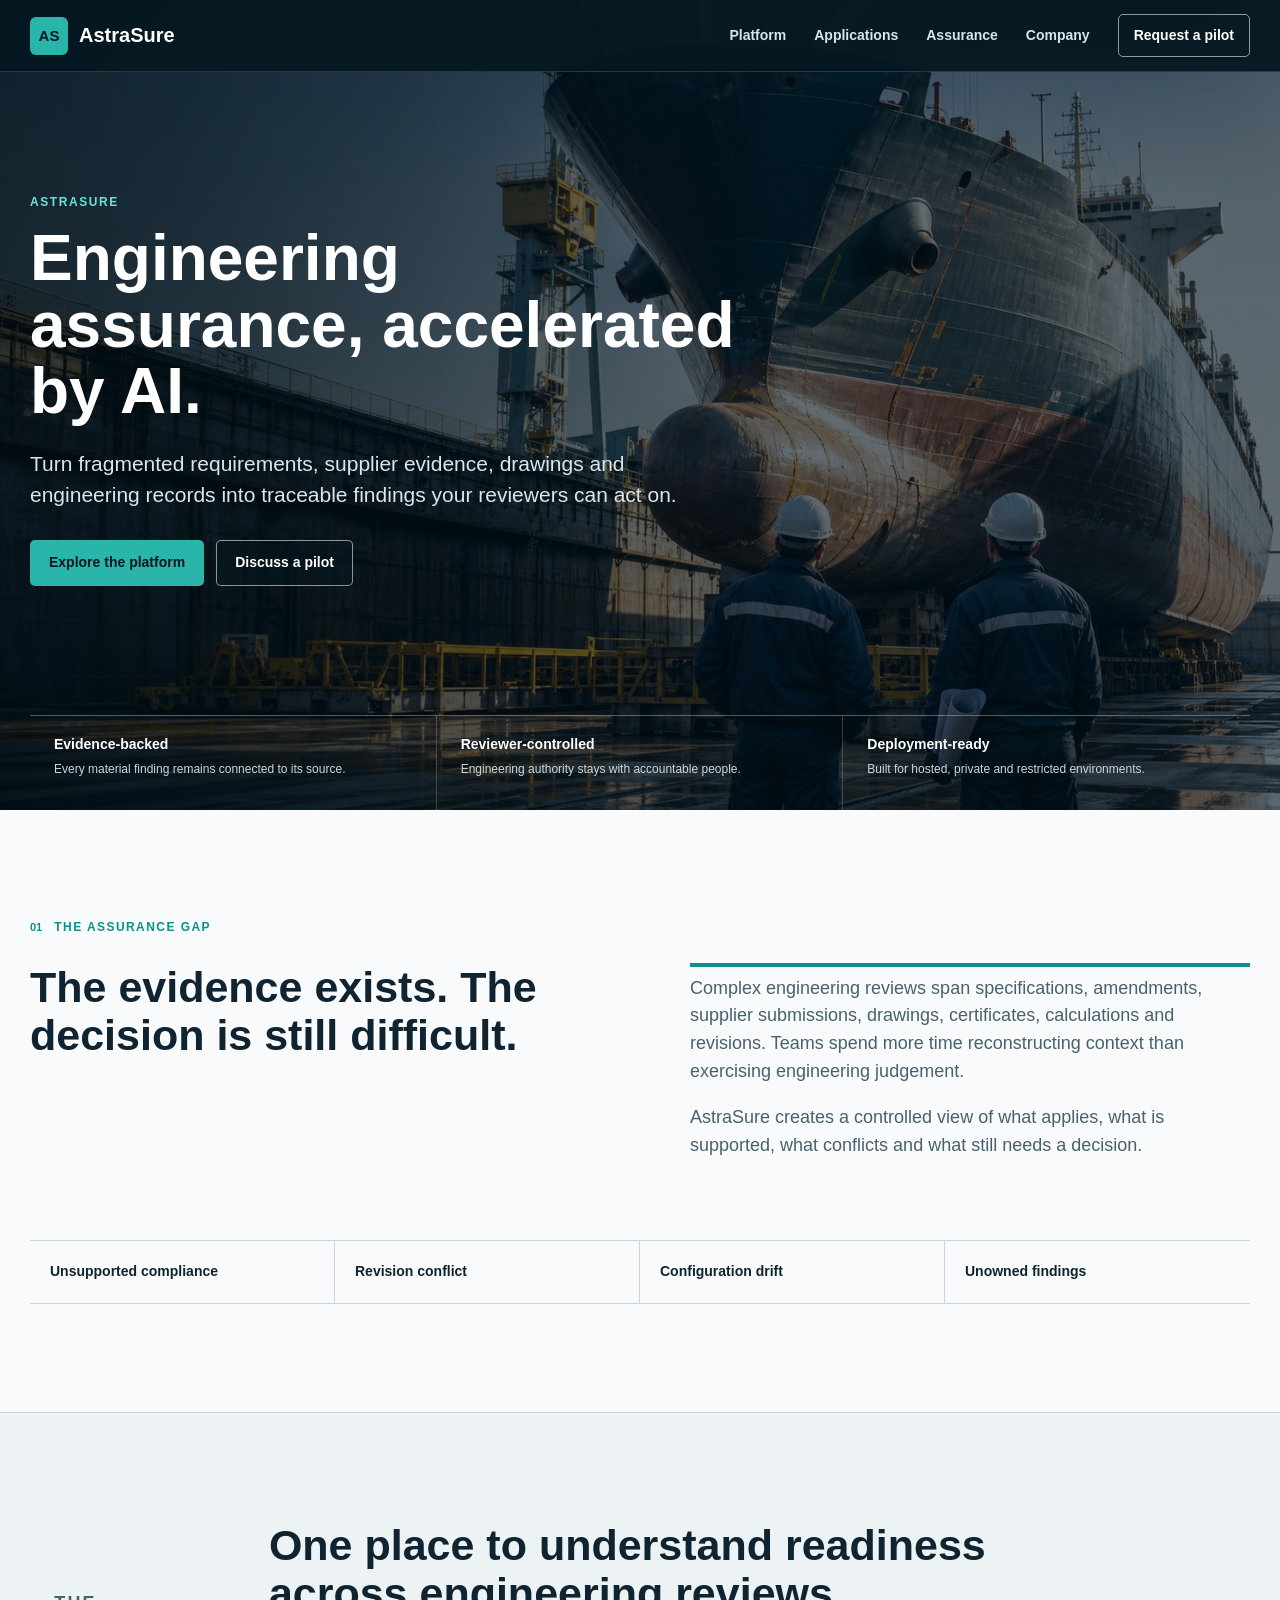
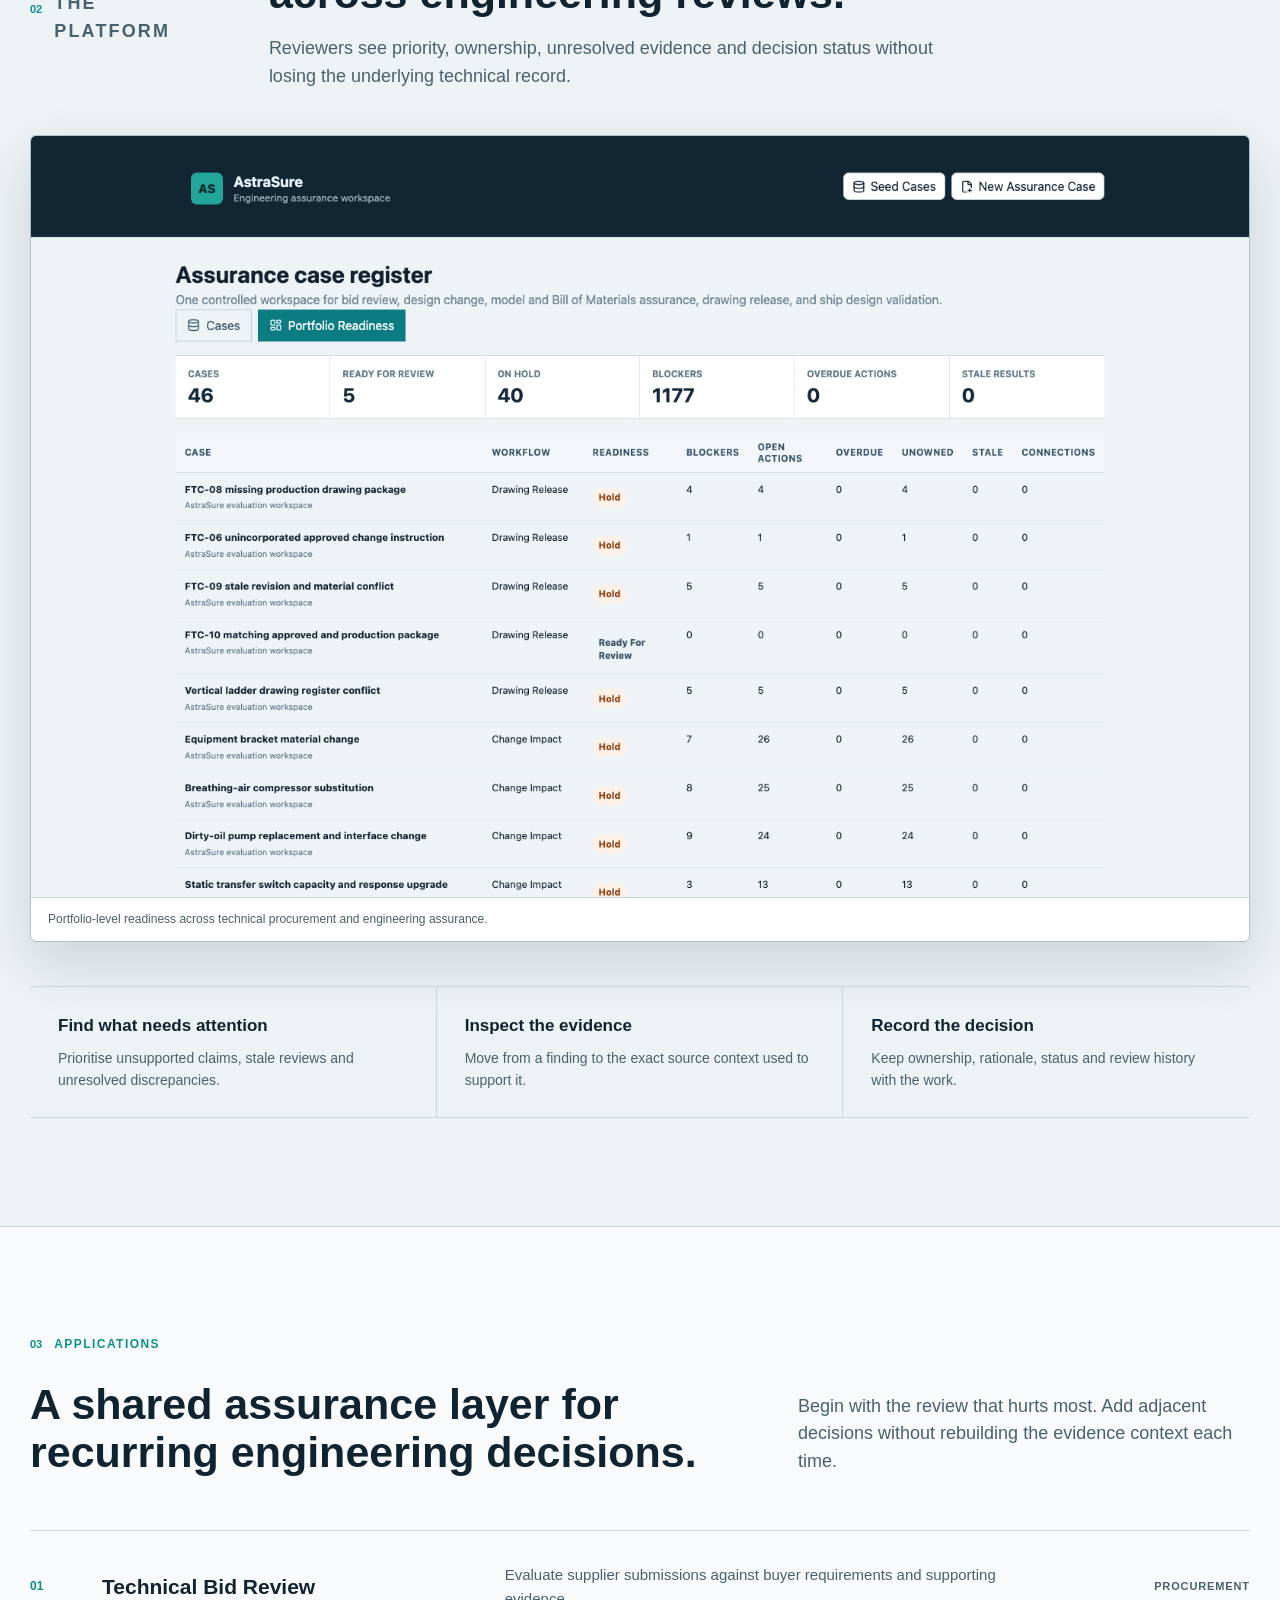
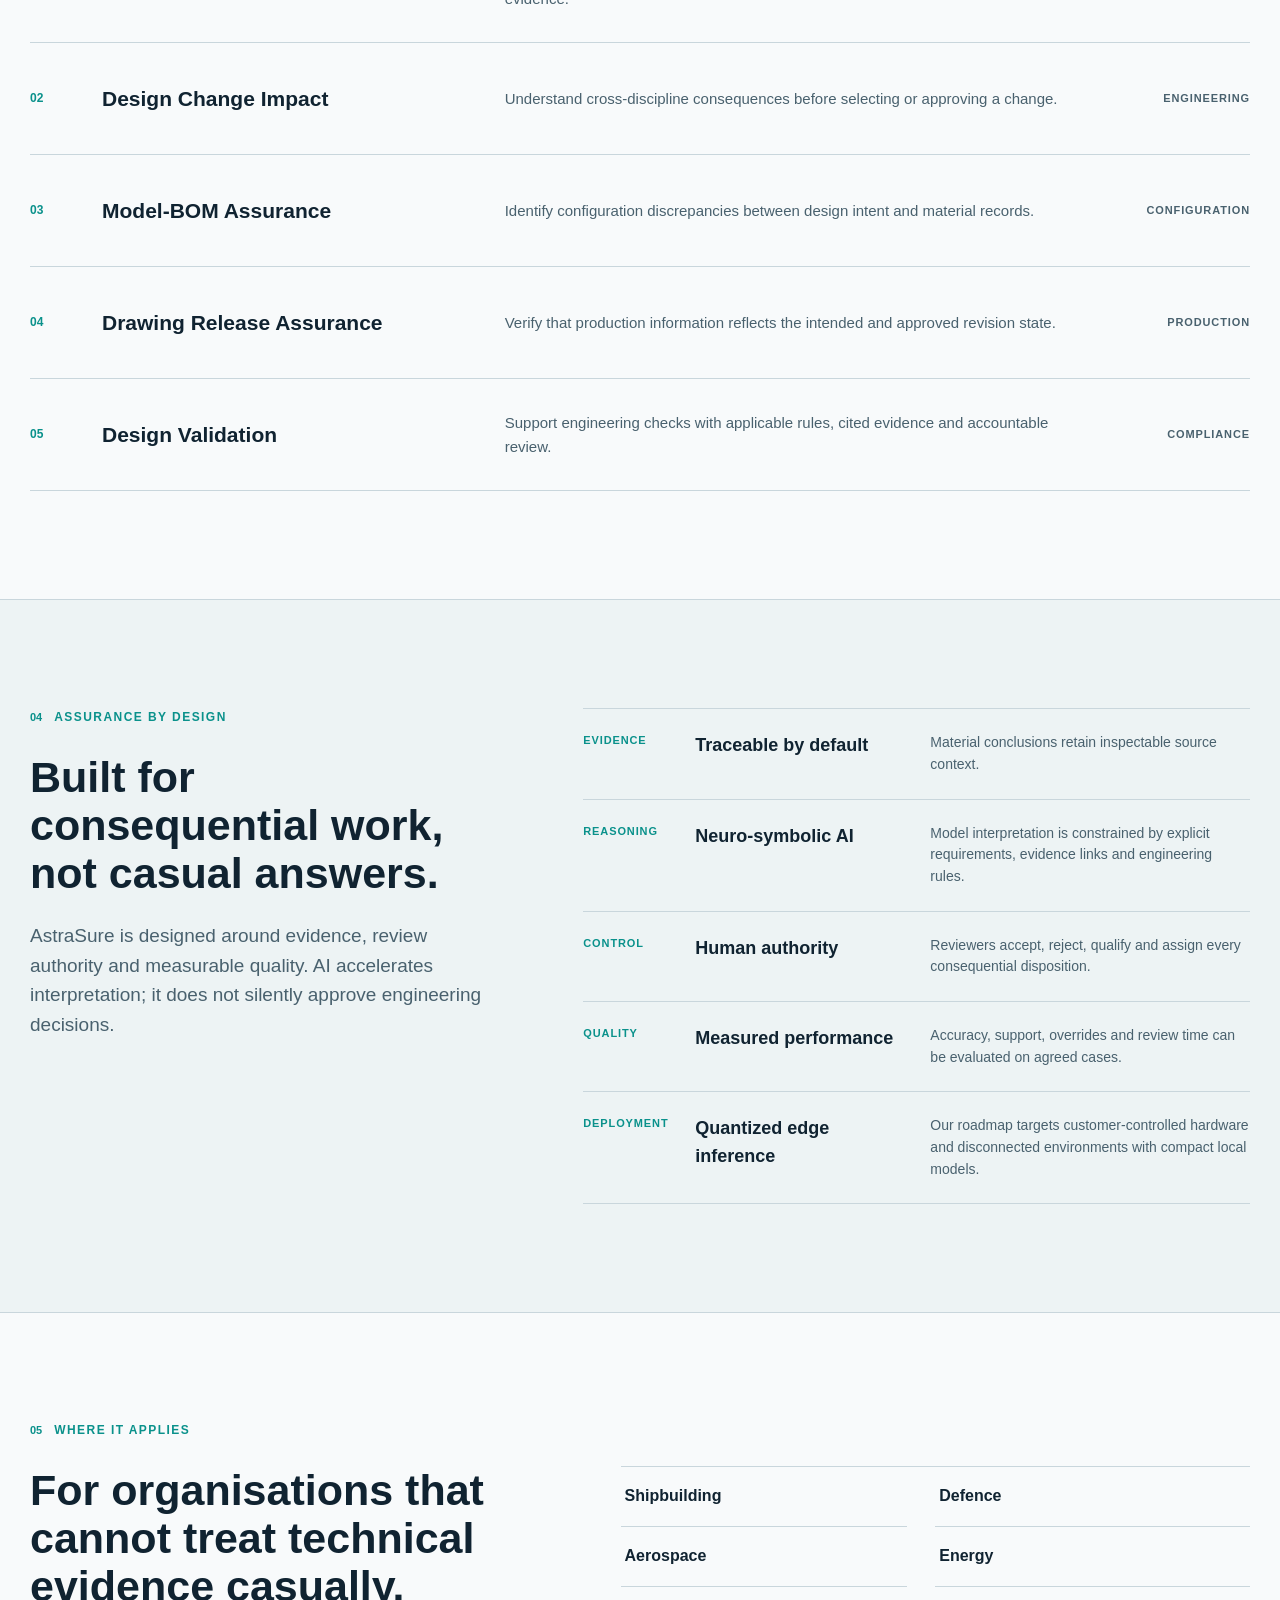
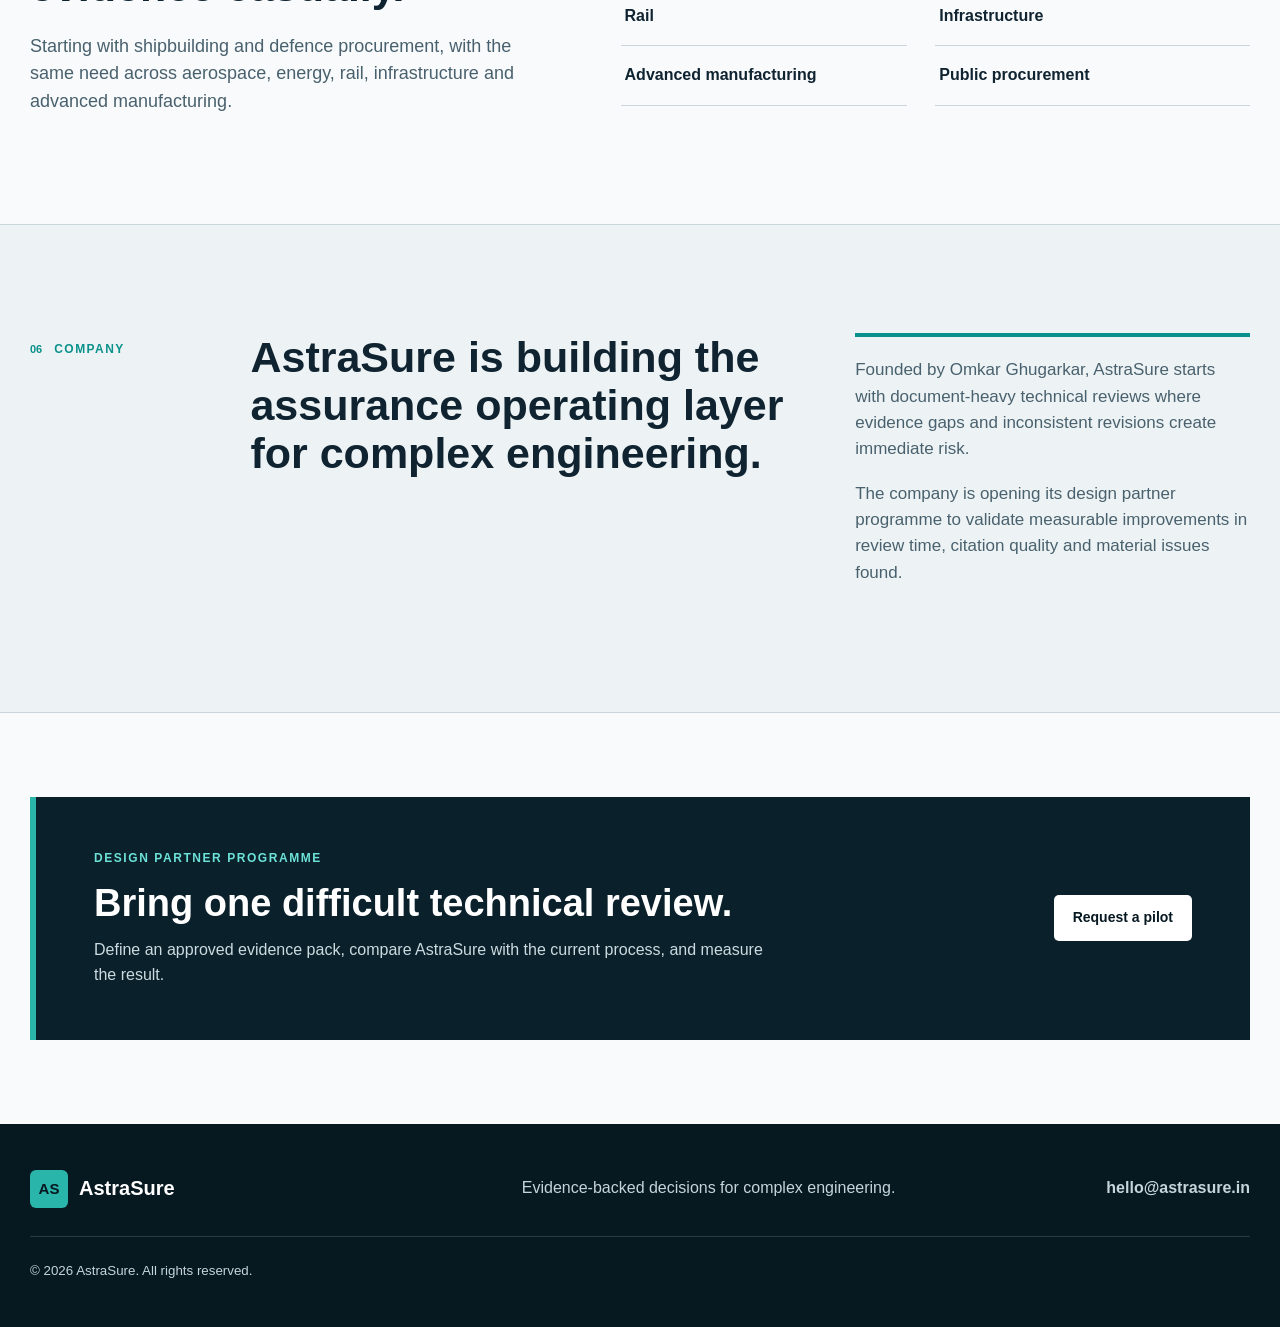
<file: index.html>
<!doctype html>
<html lang="en">
<head>
  <meta charset="utf-8">
  <meta name="viewport" content="width=device-width, initial-scale=1">
  <title>AstraSure | AI Engineering Assurance</title>
  <meta name="description" content="AstraSure helps engineering teams turn fragmented technical evidence into traceable findings and accountable decisions.">
  <meta name="theme-color" content="#0a202b">
  <meta property="og:title" content="AstraSure | AI Engineering Assurance">
  <meta property="og:description" content="Evidence-backed decisions for complex engineering.">
  <meta property="og:type" content="website">
  <meta property="og:url" content="https://astrasure.in/">
  <meta property="og:image" content="https://astrasure.in/assets/shipyard-hero.jpg">
  <link rel="canonical" href="https://astrasure.in/">
  <link rel="icon" href="assets/favicon.svg" type="image/svg+xml">
  <link rel="stylesheet" href="styles.css">
  <script src="script.js" defer></script>
</head>
<body>
  <a class="skip-link" href="#main">Skip to content</a>
  <header class="site-header" id="top">
    <a class="brand" href="#top" aria-label="AstraSure home">
      <span class="brand-mark">AS</span>
      <span>AstraSure</span>
    </a>
    <button class="menu-toggle" type="button" aria-expanded="false" aria-controls="site-nav" aria-label="Open navigation">
      <span></span><span></span><span></span>
    </button>
    <nav class="site-nav" id="site-nav" aria-label="Primary navigation">
      <a href="#platform">Platform</a>
      <a href="#applications">Applications</a>
      <a href="#assurance">Assurance</a>
      <a href="#company">Company</a>
      <a class="nav-action" href="#contact">Request a pilot</a>
    </nav>
  </header>

  <main id="main">
    <section class="hero" aria-labelledby="hero-title">
      <div class="hero-media" role="img" aria-label="Engineers inspecting a vessel in a modern shipyard"></div>
      <div class="hero-overlay" aria-hidden="true"></div>
      <div class="hero-inner">
        <div class="hero-content">
          <p class="eyebrow">AstraSure</p>
          <h1 id="hero-title">Engineering assurance, accelerated by AI.</h1>
          <p class="hero-copy">Turn fragmented requirements, supplier evidence, drawings and engineering records into traceable findings your reviewers can act on.</p>
          <div class="hero-actions">
            <a class="button primary" href="#platform">Explore the platform</a>
            <a class="button secondary" href="#contact">Discuss a pilot</a>
          </div>
        </div>
        <div class="hero-proof" aria-label="AstraSure product principles">
          <span><strong>Evidence-backed</strong>Every material finding remains connected to its source.</span>
          <span><strong>Reviewer-controlled</strong>Engineering authority stays with accountable people.</span>
          <span><strong>Deployment-ready</strong>Built for hosted, private and restricted environments.</span>
        </div>
      </div>
    </section>

    <section class="problem section" aria-labelledby="problem-title">
      <div class="section-label"><span>01</span><p>The assurance gap</p></div>
      <div class="problem-layout">
        <h2 id="problem-title">The evidence exists. The decision is still difficult.</h2>
        <div class="problem-copy">
          <p>Complex engineering reviews span specifications, amendments, supplier submissions, drawings, certificates, calculations and revisions. Teams spend more time reconstructing context than exercising engineering judgement.</p>
          <p>AstraSure creates a controlled view of what applies, what is supported, what conflicts and what still needs a decision.</p>
        </div>
      </div>
      <div class="risk-strip" aria-label="Common assurance risks">
        <span>Unsupported compliance</span>
        <span>Revision conflict</span>
        <span>Configuration drift</span>
        <span>Unowned findings</span>
      </div>
    </section>

    <section class="platform section-band" id="platform" aria-labelledby="platform-title">
      <div class="section-inner">
        <div class="section-heading">
          <div class="section-label"><span>02</span><p>The platform</p></div>
          <div>
            <h2 id="platform-title">One place to understand readiness across engineering reviews.</h2>
            <p>Reviewers see priority, ownership, unresolved evidence and decision status without losing the underlying technical record.</p>
          </div>
        </div>
        <figure class="product-frame reveal">
          <img src="assets/product-portfolio.png" alt="AstraSure portfolio register showing engineering assurance cases and blockers" width="1600" height="1000">
          <figcaption>Portfolio-level readiness across technical procurement and engineering assurance.</figcaption>
        </figure>
        <div class="platform-outcomes">
          <article><strong>Find what needs attention</strong><p>Prioritise unsupported claims, stale reviews and unresolved discrepancies.</p></article>
          <article><strong>Inspect the evidence</strong><p>Move from a finding to the exact source context used to support it.</p></article>
          <article><strong>Record the decision</strong><p>Keep ownership, rationale, status and review history with the work.</p></article>
        </div>
      </div>
    </section>

    <section class="applications section" id="applications" aria-labelledby="applications-title">
      <div class="section-label"><span>03</span><p>Applications</p></div>
      <div class="applications-intro">
        <h2 id="applications-title">A shared assurance layer for recurring engineering decisions.</h2>
        <p>Begin with the review that hurts most. Add adjacent decisions without rebuilding the evidence context each time.</p>
      </div>
      <div class="application-list">
        <article><span>01</span><h3>Technical Bid Review</h3><p>Evaluate supplier submissions against buyer requirements and supporting evidence.</p><strong>Procurement</strong></article>
        <article><span>02</span><h3>Design Change Impact</h3><p>Understand cross-discipline consequences before selecting or approving a change.</p><strong>Engineering</strong></article>
        <article><span>03</span><h3>Model-BOM Assurance</h3><p>Identify configuration discrepancies between design intent and material records.</p><strong>Configuration</strong></article>
        <article><span>04</span><h3>Drawing Release Assurance</h3><p>Verify that production information reflects the intended and approved revision state.</p><strong>Production</strong></article>
        <article><span>05</span><h3>Design Validation</h3><p>Support engineering checks with applicable rules, cited evidence and accountable review.</p><strong>Compliance</strong></article>
      </div>
    </section>

    <section class="assurance section-band" id="assurance" aria-labelledby="assurance-title">
      <div class="section-inner assurance-layout">
        <div>
          <div class="section-label"><span>04</span><p>Assurance by design</p></div>
          <h2 id="assurance-title">Built for consequential work, not casual answers.</h2>
          <p class="assurance-lead">AstraSure is designed around evidence, review authority and measurable quality. AI accelerates interpretation; it does not silently approve engineering decisions.</p>
        </div>
        <div class="assurance-list">
          <article><span>Evidence</span><h3>Traceable by default</h3><p>Material conclusions retain inspectable source context.</p></article>
          <article><span>Reasoning</span><h3>Neuro-symbolic AI</h3><p>Model interpretation is constrained by explicit requirements, evidence links and engineering rules.</p></article>
          <article><span>Control</span><h3>Human authority</h3><p>Reviewers accept, reject, qualify and assign every consequential disposition.</p></article>
          <article><span>Quality</span><h3>Measured performance</h3><p>Accuracy, support, overrides and review time can be evaluated on agreed cases.</p></article>
          <article><span>Deployment</span><h3>Quantized edge inference</h3><p>Our roadmap targets customer-controlled hardware and disconnected environments with compact local models.</p></article>
        </div>
      </div>
    </section>

    <section class="industries section" aria-labelledby="industries-title">
      <div class="section-label"><span>05</span><p>Where it applies</p></div>
      <div class="industries-layout">
        <div>
          <h2 id="industries-title">For organisations that cannot treat technical evidence casually.</h2>
          <p>Starting with shipbuilding and defence procurement, with the same need across aerospace, energy, rail, infrastructure and advanced manufacturing.</p>
        </div>
        <div class="sector-list" aria-label="Target industries">
          <span>Shipbuilding</span><span>Defence</span><span>Aerospace</span><span>Energy</span><span>Rail</span><span>Infrastructure</span><span>Advanced manufacturing</span><span>Public procurement</span>
        </div>
      </div>
    </section>

    <section class="company section-band" id="company" aria-labelledby="company-title">
      <div class="section-inner company-layout">
        <div class="section-label"><span>06</span><p>Company</p></div>
        <h2 id="company-title">AstraSure is building the assurance operating layer for complex engineering.</h2>
        <div class="company-copy">
          <p>Founded by Omkar Ghugarkar, AstraSure starts with document-heavy technical reviews where evidence gaps and inconsistent revisions create immediate risk.</p>
          <p>The company is opening its design partner programme to validate measurable improvements in review time, citation quality and material issues found.</p>
        </div>
      </div>
    </section>

    <section class="contact" id="contact" aria-labelledby="contact-title">
      <div>
        <p class="eyebrow">Design partner programme</p>
        <h2 id="contact-title">Bring one difficult technical review.</h2>
        <p>Define an approved evidence pack, compare AstraSure with the current process, and measure the result.</p>
      </div>
      <a class="button contact-button" href="mailto:hello@astrasure.in?subject=AstraSure%20design%20partner%20conversation">Request a pilot</a>
    </section>
  </main>

  <footer class="site-footer">
    <a class="brand footer-brand" href="#top"><span class="brand-mark">AS</span><span>AstraSure</span></a>
    <p>Evidence-backed decisions for complex engineering.</p>
    <a href="mailto:hello@astrasure.in">hello@astrasure.in</a>
    <small>&copy; <span id="year">2026</span> AstraSure. All rights reserved.</small>
  </footer>
</body>
</html>
</file>
<file: styles.css>
:root {
  --ink: #102331;
  --ink-soft: #49616e;
  --navy: #0a202b;
  --navy-deep: #061820;
  --teal: #0a918b;
  --teal-bright: #2ab5aa;
  --paper: #f8fafb;
  --mist: #edf3f4;
  --line: #c9d6dc;
  --white: #ffffff;
  --max: 1220px;
  --shadow: 0 22px 55px rgba(8, 31, 42, 0.14);
}

* { box-sizing: border-box; }
html { scroll-behavior: smooth; }
body {
  margin: 0;
  color: var(--ink);
  background: var(--paper);
  font-family: Inter, ui-sans-serif, -apple-system, BlinkMacSystemFont, "Segoe UI", sans-serif;
  font-size: 16px;
  line-height: 1.55;
  letter-spacing: 0;
}
body.menu-open { overflow: hidden; }
img { display: block; max-width: 100%; height: auto; }
a { color: inherit; }
button, a { -webkit-tap-highlight-color: transparent; }
button { font: inherit; }

.skip-link { position: fixed; top: 8px; left: 8px; z-index: 100; padding: 10px 14px; background: var(--white); transform: translateY(-160%); }
.skip-link:focus { transform: translateY(0); }

.site-header {
  position: fixed;
  inset: 0 0 auto;
  z-index: 50;
  height: 72px;
  display: flex;
  align-items: center;
  justify-content: space-between;
  padding: 0 max(24px, calc((100vw - var(--max)) / 2));
  color: var(--white);
  background: rgba(6, 24, 32, 0.95);
  border-bottom: 1px solid rgba(255, 255, 255, 0.14);
}
.brand { display: inline-flex; align-items: center; gap: 11px; font-size: 20px; font-weight: 820; text-decoration: none; }
.brand-mark { display: inline-grid; width: 38px; height: 38px; place-items: center; color: var(--navy-deep); background: var(--teal-bright); border-radius: 6px; font-size: 15px; font-weight: 900; }
.site-nav { display: flex; align-items: center; gap: 28px; }
.site-nav a { color: #d9e6ea; font-size: 14px; font-weight: 680; text-decoration: none; }
.site-nav a:hover, .site-nav a:focus-visible { color: var(--white); }
.site-nav .nav-action { padding: 10px 15px; color: var(--white); border: 1px solid rgba(255,255,255,.55); border-radius: 5px; }
.menu-toggle { display: none; }

.hero { position: relative; min-height: 720px; height: 90vh; max-height: 880px; overflow: hidden; color: var(--white); background: var(--navy-deep); }
.hero-media, .hero-overlay { position: absolute; inset: 0; }
.hero-media { background: url("assets/shipyard-hero.jpg") center center / cover no-repeat; }
.hero-overlay { background: rgba(3, 19, 27, 0.62); }
.hero-inner { position: relative; z-index: 2; width: min(var(--max), calc(100% - 48px)); height: 100%; margin: 0 auto; display: grid; grid-template-rows: 1fr auto; }
.hero-content { align-self: center; max-width: 720px; padding-top: 64px; }
.eyebrow { margin: 0 0 14px; color: var(--teal); font-size: 12px; font-weight: 850; letter-spacing: .13em; text-transform: uppercase; }
.hero .eyebrow { color: #69e2d9; }
.hero h1 { max-width: 720px; margin: 0; font-size: 64px; line-height: 1.04; letter-spacing: 0; }
.hero-copy { max-width: 680px; margin: 24px 0 30px; color: #d9e6ea; font-size: 21px; line-height: 1.46; }
.hero-actions { display: flex; flex-wrap: wrap; gap: 12px; }
.button { display: inline-flex; min-height: 46px; padding: 11px 18px; align-items: center; justify-content: center; border: 1px solid transparent; border-radius: 5px; font-size: 14px; font-weight: 800; text-decoration: none; transition: transform 160ms ease, background-color 160ms ease; }
.button:hover { transform: translateY(-2px); }
.button.primary { color: var(--navy-deep); background: var(--teal-bright); }
.button.secondary { color: var(--white); background: rgba(6, 24, 32, .55); border-color: rgba(255,255,255,.55); }
.hero-proof { display: grid; grid-template-columns: repeat(3, 1fr); border-top: 1px solid rgba(255,255,255,.32); }
.hero-proof span { min-height: 94px; padding: 18px 24px; color: #cad9de; border-right: 1px solid rgba(255,255,255,.2); font-size: 12px; }
.hero-proof span:last-child { border-right: 0; }
.hero-proof strong { display: block; margin-bottom: 4px; color: var(--white); font-size: 14px; }

.section { width: min(var(--max), calc(100% - 48px)); margin: 0 auto; padding: 108px 0; }
.section-band { padding: 108px 24px; background: var(--mist); border-block: 1px solid var(--line); }
.section-inner { width: min(var(--max), 100%); margin: 0 auto; }
.section-label { display: flex; align-items: center; gap: 12px; margin-bottom: 26px; color: var(--teal); }
.section-label span { font-size: 11px; font-weight: 850; }
.section-label p { margin: 0; font-size: 12px; font-weight: 850; letter-spacing: .12em; text-transform: uppercase; }
h2 { margin: 0; font-size: 43px; line-height: 1.12; letter-spacing: 0; }

.problem-layout { display: grid; grid-template-columns: 1fr 1fr; gap: 100px; align-items: start; }
.problem-copy { padding-top: 8px; border-top: 4px solid var(--teal); }
.problem-copy p { margin: 0 0 18px; color: var(--ink-soft); font-size: 18px; }
.risk-strip { margin-top: 62px; display: grid; grid-template-columns: repeat(4, 1fr); border-block: 1px solid var(--line); }
.risk-strip span { padding: 20px; border-right: 1px solid var(--line); font-size: 14px; font-weight: 760; }
.risk-strip span:last-child { border-right: 0; }

.section-heading { display: grid; grid-template-columns: .32fr 1.68fr; gap: 52px; margin-bottom: 44px; }
.section-heading .section-label { margin: 7px 0 0; }
.section-heading > div:last-child { max-width: 820px; }
.section-heading p { max-width: 680px; margin: 18px 0 0; color: var(--ink-soft); font-size: 18px; }
.product-frame { width: 100%; margin: 0; overflow: hidden; background: var(--white); border: 1px solid #adc0c8; border-radius: 6px; box-shadow: var(--shadow); }
.product-frame img { width: 100%; height: auto; aspect-ratio: 8 / 5; object-fit: contain; background: #eef3f5; }
.product-frame figcaption { padding: 12px 17px; color: var(--ink-soft); border-top: 1px solid var(--line); font-size: 12px; }
.platform-outcomes { display: grid; grid-template-columns: repeat(3, 1fr); margin-top: 44px; border-block: 1px solid var(--line); }
.platform-outcomes article { padding: 26px 28px; border-right: 1px solid var(--line); }
.platform-outcomes article:last-child { border-right: 0; }
.platform-outcomes strong { font-size: 17px; }
.platform-outcomes p { margin: 9px 0 0; color: var(--ink-soft); font-size: 14px; }

.applications-intro { display: grid; grid-template-columns: 1.2fr .8fr; gap: 90px; margin-bottom: 54px; align-items: end; }
.applications-intro p { margin: 0; color: var(--ink-soft); font-size: 18px; }
.application-list { border-top: 1px solid var(--line); }
.application-list article { display: grid; grid-template-columns: 48px 1.05fr 1.55fr .45fr; gap: 24px; align-items: center; min-height: 112px; border-bottom: 1px solid var(--line); }
.application-list article > span { color: var(--teal); font-size: 12px; font-weight: 850; }
.application-list h3 { margin: 0; font-size: 21px; line-height: 1.2; }
.application-list p { margin: 0; color: var(--ink-soft); font-size: 15px; }
.application-list article > strong { justify-self: end; color: var(--ink-soft); font-size: 11px; letter-spacing: .08em; text-transform: uppercase; }

.assurance-layout { display: grid; grid-template-columns: .82fr 1.18fr; gap: 90px; align-items: start; }
.assurance-lead { margin: 24px 0 0; color: var(--ink-soft); font-size: 19px; }
.assurance-list { border-top: 1px solid var(--line); }
.assurance-list article { display: grid; grid-template-columns: 90px .8fr 1.2fr; gap: 22px; padding: 23px 0; align-items: start; border-bottom: 1px solid var(--line); }
.assurance-list article > span { color: var(--teal); font-size: 11px; font-weight: 850; letter-spacing: .08em; text-transform: uppercase; }
.assurance-list h3 { margin: 0; font-size: 18px; }
.assurance-list p { margin: 0; color: var(--ink-soft); font-size: 14px; }

.industries-layout { display: grid; grid-template-columns: .88fr 1.12fr; gap: 96px; align-items: start; }
.industries-layout > div:first-child p { margin: 22px 0 0; color: var(--ink-soft); font-size: 18px; }
.sector-list { display: grid; grid-template-columns: repeat(2, 1fr); border-top: 1px solid var(--line); }
.sector-list span { padding: 17px 4px; border-bottom: 1px solid var(--line); font-weight: 750; }
.sector-list span:nth-child(odd) { margin-right: 28px; }

.company-layout { display: grid; grid-template-columns: .32fr 1.05fr .75fr; gap: 52px; align-items: start; }
.company-layout .section-label { margin-top: 7px; }
.company-copy { padding-top: 20px; border-top: 4px solid var(--teal); }
.company-copy p { margin: 0 0 18px; color: var(--ink-soft); font-size: 17px; }

.contact { width: min(var(--max), calc(100% - 48px)); margin: 84px auto; padding: 52px 58px; display: grid; grid-template-columns: 1fr auto; gap: 60px; align-items: center; color: var(--white); background: var(--navy); border-left: 6px solid var(--teal-bright); }
.contact .eyebrow { color: #6ce2d8; }
.contact h2 { font-size: 38px; }
.contact p:last-child { max-width: 690px; margin: 14px 0 0; color: #cbdbe0; }
.contact-button { color: var(--navy-deep); background: var(--white); }

.site-footer { display: grid; grid-template-columns: 1fr 1.2fr auto; gap: 28px; align-items: center; padding: 46px max(24px, calc((100vw - var(--max)) / 2)); color: #c6d5da; background: var(--navy-deep); }
.footer-brand { color: var(--white); }
.site-footer p { margin: 0; }
.site-footer > a:not(.brand) { font-weight: 700; text-decoration: none; }
.site-footer small { grid-column: 1 / -1; padding-top: 24px; border-top: 1px solid rgba(255,255,255,.15); }

.reveal { opacity: 1; transform: none; }

@media (max-width: 900px) {
  .site-header { height: 66px; padding: 0 20px; }
  .menu-toggle { display: grid; gap: 4px; width: 42px; height: 42px; place-content: center; padding: 0; color: var(--white); background: transparent; border: 1px solid rgba(255,255,255,.35); border-radius: 5px; }
  .menu-toggle span { display: block; width: 18px; height: 2px; background: currentColor; }
  .site-nav { position: fixed; inset: 66px 0 0; display: none; align-items: stretch; padding: 28px 24px; background: var(--navy-deep); }
  .site-nav.open { display: flex; flex-direction: column; gap: 0; }
  .site-nav a { padding: 18px 4px; border-bottom: 1px solid rgba(255,255,255,.16); font-size: 18px; }
  .site-nav .nav-action { margin-top: 18px; text-align: center; border: 1px solid rgba(255,255,255,.55); }
  .hero { min-height: 700px; height: 90vh; }
  .hero-media { background-position: 58% center; }
  .hero-inner { width: calc(100% - 40px); }
  .hero-content { padding-top: 52px; }
  .hero h1 { font-size: 47px; }
  .hero-copy { font-size: 18px; }
  .hero-proof { grid-template-columns: 1fr; }
  .hero-proof span { min-height: 0; padding: 10px 0; border-right: 0; border-bottom: 1px solid rgba(255,255,255,.18); }
  .hero-proof span:last-child { border-bottom: 0; }
  .section { width: calc(100% - 40px); padding: 82px 0; }
  .section-band { padding: 82px 20px; }
  h2 { font-size: 35px; }
  .problem-layout, .section-heading, .applications-intro, .assurance-layout, .industries-layout, .company-layout { grid-template-columns: 1fr; gap: 36px; }
  .section-heading .section-label, .company-layout .section-label { margin: 0; }
  .risk-strip, .platform-outcomes { grid-template-columns: repeat(2, 1fr); }
  .risk-strip span:nth-child(2), .platform-outcomes article:nth-child(2) { border-right: 0; }
  .application-list article { grid-template-columns: 36px 1fr; gap: 8px 18px; padding: 22px 0; }
  .application-list p, .application-list article > strong { grid-column: 2; justify-self: start; }
  .assurance-list article { grid-template-columns: 74px 1fr; }
  .assurance-list p { grid-column: 2; }
  .contact { width: calc(100% - 40px); grid-template-columns: 1fr; gap: 26px; padding: 40px 30px; }
  .contact .button { justify-self: start; }
  .site-footer { grid-template-columns: 1fr; padding: 42px 20px; }
  .site-footer small { grid-column: 1; }
}

@media (max-width: 520px) {
  .hero { min-height: 760px; }
  .hero h1 { font-size: 40px; }
  .hero-actions { flex-direction: column; align-items: stretch; }
  h2 { font-size: 31px; }
  .risk-strip, .platform-outcomes, .sector-list { grid-template-columns: 1fr; }
  .risk-strip span, .platform-outcomes article { border-right: 0; border-bottom: 1px solid var(--line); }
  .platform-outcomes article:last-child { border-bottom: 0; }
  .sector-list span:nth-child(odd) { margin-right: 0; }
  .assurance-list article { grid-template-columns: 1fr; gap: 7px; }
  .assurance-list p { grid-column: 1; }
}

@media (prefers-reduced-motion: reduce) {
  html { scroll-behavior: auto; }
  *, *::before, *::after { transition-duration: .01ms !important; animation-duration: .01ms !important; }
}
</file>
